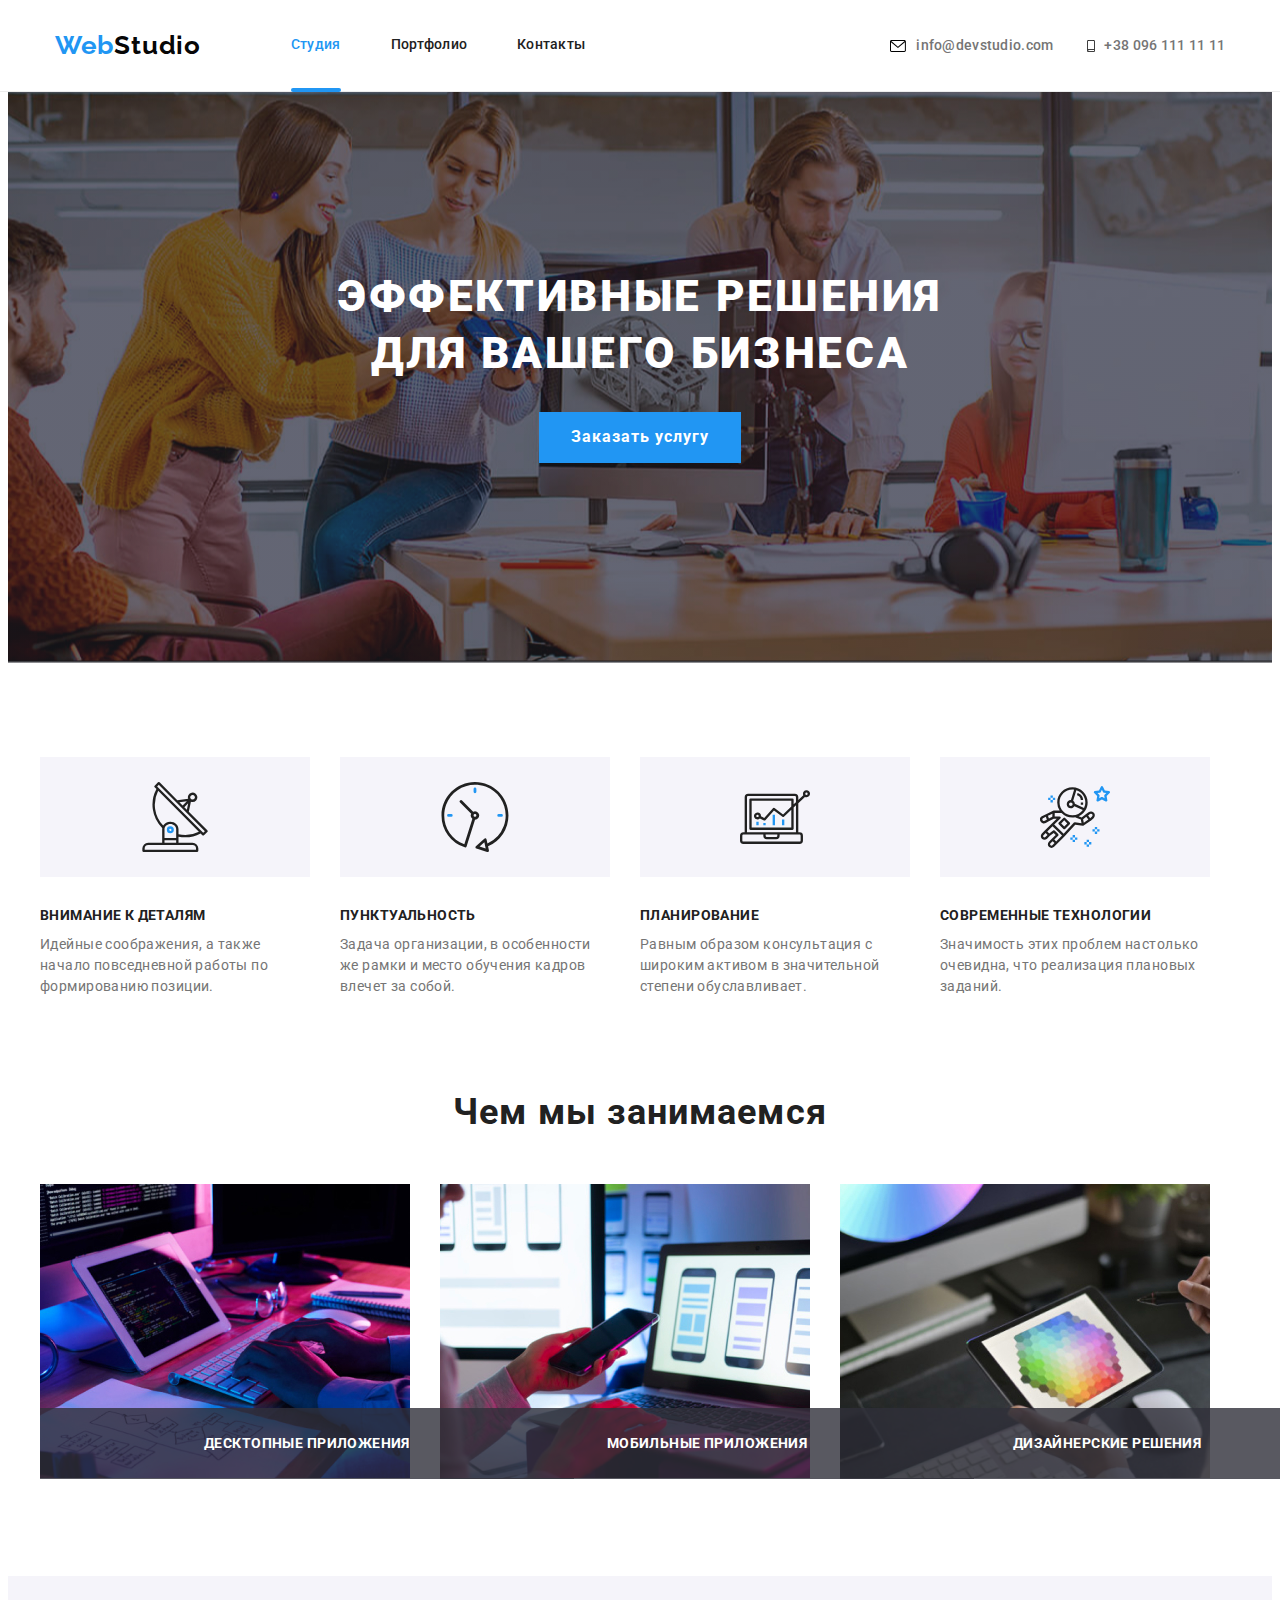
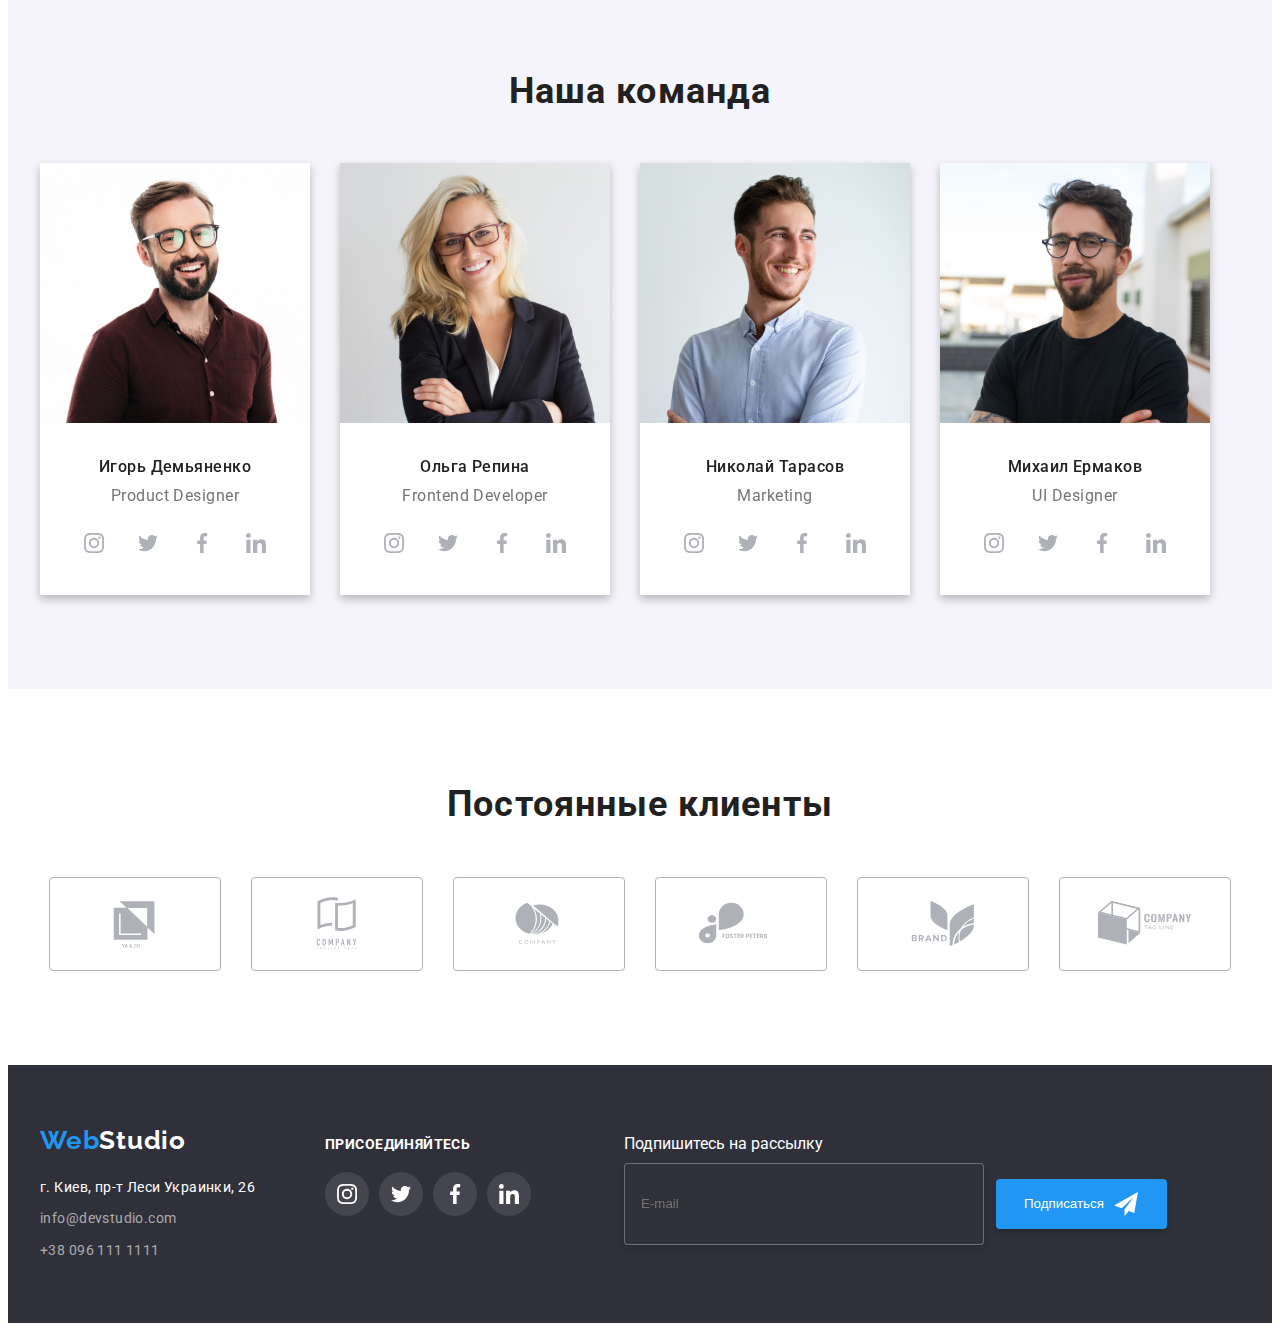
<file: index.html>
<!DOCTYPE html>
<html lang="ru">

<head>
    <meta charset="UTF-8">
    <meta http-equiv="X-UA-Compatible" content="IE=edge">
    <meta name="viewport" content="width=device-width, initial-scale=1.0">
    <title>home work 1</title>
    <link rel="preconnect" href="https://fonts.gstatic.com" />
    <link
        href="https://fonts.googleapis.com/css2?family=Raleway:wght@700&family=Roboto:wght@400;500;700;900&display=swap"
        rel="stylesheet" />

    <link rel="stylesheet" href="https://cdnjs.cloudflare.com/ajax/libs/modern-normalize/1.1.0/modern-normalize.min.css"
        integrity="sha512-wpPYUAdjBVSE4KJnH1VR1HeZfpl1ub8YT/NKx4PuQ5NmX2tKuGu6U/JRp5y+Y8XG2tV+wKQpNHVUX03MfMFn9Q=="
        crossorigin="anonymous" referrerpolicy="no-referrer" />
    <link rel="stylesheet" href="./css/styles.css" />
</head>

<body data-page>
    <!--Верхня лінія-->
    <header data-header class="header">
        <div class="container header-container">
            <a class="logo" href="./index.html"> <span class="logo-1">Web</span><span class="logo-2">Studio</span></a>
            <div class="header-nav-container">
                <nav class="header-nav">
                    <ul class="header-list">
                        <li class="header-item header-item1"><a class="header-link-1" href="index.html">Студия</a></li>
                        <li class="header-item header-item2"><a class="header-link-2"
                                href="portfolio.html">Портфолио</a>
                        </li>
                        <li class="header-item header-item3"><a class="header-link-3" href=""> Контакты</a></li>
                    </ul>
                </nav>
                <ul class="header-contacts">

                    <li class="header-contacts-item">

                        <a class="header-e-mail" href="mailto:info@devstudio.com"><svg class="header-icon" width="16"
                                height="12">
                                <use href="./images/icons/icons.svg#envelope-hover"></use>
                            </svg>info@devstudio.com
                        </a>
                    </li>
                    <li class="header-contacts-item">

                        <a class="header-tel" href="tel:+380961111111"><svg class="header-icon" width="16" height="12">
                                <use href="./images/icons/icons.svg#smartphone"></use>
                            </svg>+38 096 111 11 11
                        </a>
                    </li>
                </ul>
            </div>
        </div>
    </header>
    <!--Main-->
    <main>

        <!--Шапка-->
        <section class="hero" id="Студия">
            <div class="container hero-container">
                <h1 class="hero-title">Эффективные решения <br> для вашего бизнеса</h1>
                <button class="hero-btn" data-modal-open>Заказать услугу</button>
            </div>
        </section>

        <!--Особливості-->
        <section class="specialty">
            <div class="container specialty-container">
                <h2 hidden class="specialty-title">Особенности</h2>
                <ul class="specialty-list">
                    <li class="specialty-item specialty-item-1">
                        <div class="thumb">
                            <svg class="specialty-icon" width="70" height="70">
                                <use href="./images/icons/icons.svg#antenna-1"></use>
                            </svg>
                        </div>
                        <h3 class="specialty-subtitle">Внимание к деталям</h3>
                        <p class="specialty-text specialty-text-1">Идейные соображения, а также <br> начало
                            повседневной
                            работы по <br>
                            формированию позиции.</p>
                    </li>
                    <li class="specialty-item specialty-item-2">
                        <div class="thumb">
                            <svg class="specialty-icon" width="70" height="70">
                                <use href="./images/icons/icons.svg#clock-1"></use>
                            </svg>
                        </div>
                        <h3 class="specialty-subtitle">Пунктуальность</h3>
                        <p class="specialty-text specialty-text-2">Задача организации, в особенности <br> же рамки и
                            место
                            обучения
                            кадров <br> влечет за собой.</p>
                    </li>
                    <li class="specialty-item specialty-item-3">
                        <div class="thumb">
                            <svg class="specialty-icon" width="70" height="70">
                                <use href="./images/icons/icons.svg#diagram-1"></use>
                            </svg>
                        </div>
                        <h3 class="specialty-subtitle">Планирование</h3>
                        <p class="specialty-text specialty-text-3">Равным образом консультация с <br> широким
                            активом в
                            значительной
                            <br> степени обуславливает.
                        </p>
                    </li>
                    <li class="specialty-item specialty-item-4">
                        <div class="thumb">
                            <svg class="specialty-icon" width="70" height="70">
                                <use href="./images/icons/icons.svg#astronaut-1"></use>
                            </svg>
                        </div>
                        <h3 class="specialty-subtitle">Современные технологии</h3>
                        <p class="specialty-text specialty-text-4">Значимость этих проблем настолько <br>
                            очевидна, что
                            реализация
                            плановых <br> заданий.</p>
                    </li>
                </ul>
            </div>
        </section>

        <!--Чем мы занимаемся-->
        <section class="case">
            <div class="container case-container">
                <h2 class="case-title">Чем мы занимаемся</h2>
                <ul class="case-list">


                    <li class="case-item-1">
                        <div class="case-thamb">
                            <img class="case-photo-1" src="images/box1.jpg" alt="box1" width="370" />
                            <p class="case-label">Десктопные приложения</p>
                        </div>
                    </li>
                    <li class="case-item-2">
                        <div class="case-thamb">
                            <img class="case-photo-2" src="images/img.jpg" alt="box2" width="370" />
                            <p class="case-label">Мобильные приложения</p>
                        </div>
                    </li>
                    <li class="case-item-3">
                        <div class="case-thamb">
                            <img class="case-photo-3" src="images/box3.jpg" alt="box3" width="370" />
                            <p class="case-label">Дизайнерские решения</p>
                        </div>
                    </li>

                </ul>
            </div>
        </section>
        <!--Наша команда-->
        <section class="team">
            <div class="container team-container">
                <h2 class="team-title">Наша команда</h2>
                <ul class="team-list">
                    <li class="team-item"><img class="team-photo-1" src="images/img(1).jpg" alt="1" width="270" />
                        <div class="team-subtitle-box">
                            <h3 class=" team-subtitle team-subtitle-1">Игорь Демьяненко</h3>

                            <p class="team-specialty team-specialty-1" lang="en">Product Designer</p>
                            <ul class="social-list">
                                <li class="social-item">
                                    <a href="" class="social-link">
                                        <svg class="social-icon" width="20" height="20">
                                            <use href="./images/icons/icons.svg#instagram"></use>
                                        </svg>
                                    </a>
                                </li>
                                <li class="social-item">
                                    <a href="" class="social-link">
                                        <svg class="social-icon" width="20" height="20">
                                            <use href="./images/icons/icons.svg#twitter"></use>
                                        </svg>
                                    </a>
                                </li>
                                <li class="social-item">
                                    <a href="" class="social-link">
                                        <svg class="social-icon" width="20" height="20">
                                            <use href="./images/icons/icons.svg#facebook"></use>
                                        </svg>
                                    </a>
                                </li>
                                <li class="social-item">
                                    <a href="" class="social-link">
                                        <svg class="social-icon" width="20" height="20">
                                            <use href="./images/icons/icons.svg#linkedin"></use>
                                        </svg>
                                    </a>
                                </li>
                            </ul>
                        </div>

                    </li>
                    <li class="team-item"><img class="team-photo-2" src="images/img(2).jpg" alt="2" width="270" />
                        <div class="team-subtitle-box">
                            <h3 class="team-subtitle team-subtitle-2">Ольга Репина</h3>

                            <p class="team-specialty team-specialty-2" lang="en">Frontend Developer</p>
                            <ul class="social-list">
                                <li class="social-item">
                                    <a href="" class="social-link">
                                        <svg class="social-icon" width="20" height="20">
                                            <use href="./images/icons/icons.svg#instagram"></use>
                                        </svg>
                                    </a>
                                </li>
                                <li class="social-item">
                                    <a href="" class="social-link">
                                        <svg class="social-icon" width="20" height="20">
                                            <use href="./images/icons/icons.svg#twitter"></use>
                                        </svg>
                                    </a>
                                </li>
                                <li class="social-item">
                                    <a href="" class="social-link">
                                        <svg class="social-icon" width="20" height="20">
                                            <use href="./images/icons/icons.svg#facebook"></use>
                                        </svg>
                                    </a>
                                </li>
                                <li class="social-item">
                                    <a href="" class="social-link">
                                        <svg class="social-icon" width="20" height="20">
                                            <use href="./images/icons/icons.svg#linkedin"></use>
                                        </svg>
                                    </a>
                                </li>
                            </ul>
                        </div>
                    </li>
                    <li class="team-item"><img class="team-photo-3" src="images/img(3).jpg" alt="3" width="270" />
                        <div class="team-subtitle-box">
                            <h3 class="team-subtitle team-subtitle-3">Николай Тарасов</h3>

                            <p class="team-specialty team-specialty-3" lang="en">Marketing</p>
                            <ul class="social-list">
                                <li class="social-item">
                                    <a href="" class="social-link">
                                        <svg class="social-icon" width="20" height="20">
                                            <use href="./images/icons/icons.svg#instagram"></use>
                                        </svg>
                                    </a>
                                </li>
                                <li class="social-item">
                                    <a href="" class="social-link">
                                        <svg class="social-icon" width="20" height="20">
                                            <use href="./images/icons/icons.svg#twitter"></use>
                                        </svg>
                                    </a>
                                </li>
                                <li class="social-item">
                                    <a href="" class="social-link">
                                        <svg class="social-icon" width="20" height="20">
                                            <use href="./images/icons/icons.svg#facebook"></use>
                                        </svg>
                                    </a>
                                </li>
                                <li class="social-item">
                                    <a href="" class="social-link">
                                        <svg class="social-icon" width="20" height="20">
                                            <use href="./images/icons/icons.svg#linkedin"></use>
                                        </svg>
                                    </a>
                                </li>
                            </ul>
                        </div>
                    </li>
                    <li class="team-item"><img class="team-photo-4" src="images/img(4).jpg" alt="4" width="270" />
                        <div class="team-subtitle-box">
                            <h3 class="team-subtitle team-subtitle-4">Михаил Ермаков</h3>


                            <p class="team-specialty team-specialty-4" lang="en">UI Designer</p>
                            <ul class="social-list">
                                <li class="social-item">
                                    <a href="" class="social-link">
                                        <svg class="social-icon" width="20" height="20">
                                            <use href="./images/icons/icons.svg#instagram"></use>
                                        </svg>
                                    </a>
                                </li>
                                <li class="social-item">
                                    <a href="" class="social-link">
                                        <svg class="social-icon" width="20" height="20">
                                            <use href="./images/icons/icons.svg#twitter"></use>
                                        </svg>
                                    </a>
                                </li>
                                <li class="social-item">
                                    <a href="" class="social-link">
                                        <svg class="social-icon" width="20" height="20">
                                            <use href="./images/icons/icons.svg#facebook"></use>
                                        </svg>
                                    </a>
                                </li>
                                <li class="social-item">
                                    <a href="" class="social-link">
                                        <svg class="social-icon" width="20" height="20">
                                            <use href="./images/icons/icons.svg#linkedin"></use>
                                        </svg>
                                    </a>
                                </li>
                            </ul>
                        </div>
                    </li>
                </ul>
            </div>
        </section>

        <!-- Clients -->
        <section class="clients">
            <div class="container">
                <h2 class="clients-title">Постоянные клиенты</h2>
                <ul class="clients-list">
                    <li class="clients-item">
                        <a class="clients-link" href="" target="_blank" rel="noopener noreferrer"
                            aria-label="instagram">
                            <svg class="clients-icon" width="106" height="60">
                                <use href="./images/icons/icons.svg#logo-1"></use>
                            </svg>
                        </a>
                    </li>
                    <li class="clients-item">
                        <a class="clients-link" href="" target="_blank" rel="noopener noreferrer"
                            aria-label="instagram">
                            <svg class="clients-icon" width="106" height="60">
                                <use href="./images/icons/icons.svg#logo-2"></use>
                            </svg>
                        </a>
                    </li>
                    <li class="clients-item">
                        <a class="clients-link" href="" target="_blank" rel="noopener noreferrer"
                            aria-label="instagram">
                            <svg class="clients-icon" width="106" height="60">
                                <use href="./images/icons/icons.svg#logo-3"></use>
                            </svg>
                        </a>
                    </li>
                    <li class="clients-item">
                        <a class="clients-link" href="" target="_blank" rel="noopener noreferrer"
                            aria-label="instagram">
                            <svg class="clients-icon" width="106" height="60">
                                <use href="./images/icons/icons.svg#logo-4"></use>
                            </svg>
                        </a>
                    </li>
                    <li class="clients-item">
                        <a class="clients-link" href="" target="_blank" rel="noopener noreferrer"
                            aria-label="instagram">
                            <svg class="clients-icon" width="106" height="60">
                                <use href="./images/icons/icons.svg#logo-5"></use>
                            </svg>
                        </a>
                    </li>
                    <li class="clients-item">
                        <a class="clients-link" href="" target="_blank" rel="noopener noreferrer"
                            aria-label="instagram">
                            <svg class="clients-icon" width="106" height="60">
                                <use href="./images/icons/icons.svg#logo-6"></use>
                            </svg>
                        </a>
                    </li>
                </ul>
            </div>
        </section>

    </main>
    <!--Подвал-->
    <footer class="footer">
        <div class="container footer-container">
            <div>
                <a class="footer-logo" href="./index.html"><span class="footer-logo-1">Web</span><span
                        class="footer-logo-2">Studio</span></a>

                <address class="footer-adress">
                    <ul class="footer-list">
                        <li class="footer-item"><a class="footer-link-1 footer-link" target="_blank"
                                rel="noopener noreferrer" href="https://goo.gl/maps/jTzLidg23AgvHUdS9"> г. Киев,
                                пр-т
                                Леси Украинки, 26</a></li>
                        <li class="footer-item"><a class="footer-link-2 footer-link"
                                href="mailto:info@devstudio.com">info@devstudio.com</a>
                        </li>
                        <li class="footer-item"><a class="footer-link-2 footer-link footer-link-3"
                                href="tel:+380961111111">+38
                                096 111 1111</a>
                        </li>
                    </ul>

                </address>
            </div>
            <div class="footer-social-container">
                <h2 class="footer-social-title">присоединяйтесь</h2>
                <ul class="footer-social-list">
                    <li class="footer-social-item">
                        <a href="" class="footer-social-link">
                            <svg class="footer-social-icon" width="20" height="20">
                                <use href="./images/icons/icons.svg#instagram"></use>
                            </svg>
                        </a>
                    </li>
                    <li class="footer-social-item">
                        <a href="" class="footer-social-link">
                            <svg class="footer-social-icon" width="20" height="20">
                                <use href="./images/icons/icons.svg#twitter"></use>
                            </svg>
                        </a>
                    </li>
                    <li class="footer-social-item">
                        <a href="" class="footer-social-link">
                            <svg class="footer-social-icon" width="20" height="20">
                                <use href="./images/icons/icons.svg#facebook"></use>
                            </svg>
                        </a>
                    </li>
                    <li class="footer-social-item">
                        <a href="" class="footer-social-link">
                            <svg class="footer-social-icon" width="20" height="20">
                                <use href="./images/icons/icons.svg#linkedin"></use>
                            </svg>
                        </a>
                    </li>
                </ul>
            </div>

            <form class="form">
                <div class="footer-form-box">
                    <div class="label-box"><label for="mail" class="form-label">Подпишитесь на рассылку</label></div>
                    <div class="mail-box"><input class="mail" type="email" name="mail" id="mail" placeholder="E-mail"
                            required>
                        <button type="submit" class="forms-btm">Подписаться <svg class="submit-icon" width="24"
                                height="24">
                                <use href="./images/icons/icons.svg#icon-send"></use>
                            </svg></button>
                    </div>

                </div>
            </form>



        </div>
    </footer>
    <div class="backdrop is-hidden" data-modal>
        <div class="modal">
            <button data-modal-close class="close">
                <svg class="close-black" width="11px" height="11px">
                    <use href="./images/icons/icons.svg#close-black"></use>
                </svg>
            </button>

            <form class="modal-form">
                <h2 class="forms-title">Оставьте свои данные, мы вам перезвоним</h2>
                <div role="group" class="form-box">

                    <label class="label-name  label" for="name"><span class="span-label">Имя</span><span
                            class="span-input"><input class="input-name" type="text" name="name" id="name" required>
                            <svg class="name-icon forms-icon" width="18" height="18">
                                <use href="./images/icons/icons.svg#person-black"></use>
                            </svg></span></label>



                    <label class="label-tel label" for="tel"><span class="span-label">Телефон</span><span
                            class="span-input"><input class="input-tel" type="tel" name="tel" id="tel" required><svg
                                class="phone-icon forms-icon" width="18" height="18">
                                <use href="./images/icons/icons.svg#phone-black"></use>
                            </svg></span></label>



                    <label class="label-mail label" for="email"><span class="span-label">Почта</span><span
                            class="span-input"><input class="input-mail" type="email" name="mail" id="email" required>
                            <svg class="email-icon forms-icon" width="18" height="18">
                                <use href="./images/icons/icons.svg#email-black"></use>
                            </svg></span></label>


                    <label class="label-coment label" for="coment">Комментарий</label><textarea class="textarea-coment"
                        name="featback" placeholder="Введите текст" id="coment"></textarea>

                </div>


                <div class="box-checkbox">
                    <label class="label-checkbox" for="agree">
                        <input class="checkbox" type="checkbox" name="topic" value="agree" id="agree" required>
                        <span class="checkbox-icon"></span>
                        Соглашаюсь с рассылкой и принимаю <a class="link-checkbox" href="">Условия
                            договора</a>
                    </label>
                </div>

                <button class="modal-submit" type="submit">Отправить</button>
            </form>
        </div>

    </div>
    <script src="./js/header-scroll.js"></script>
    <script src="./js/modal.js"></script>
</body>

</html>
</file>
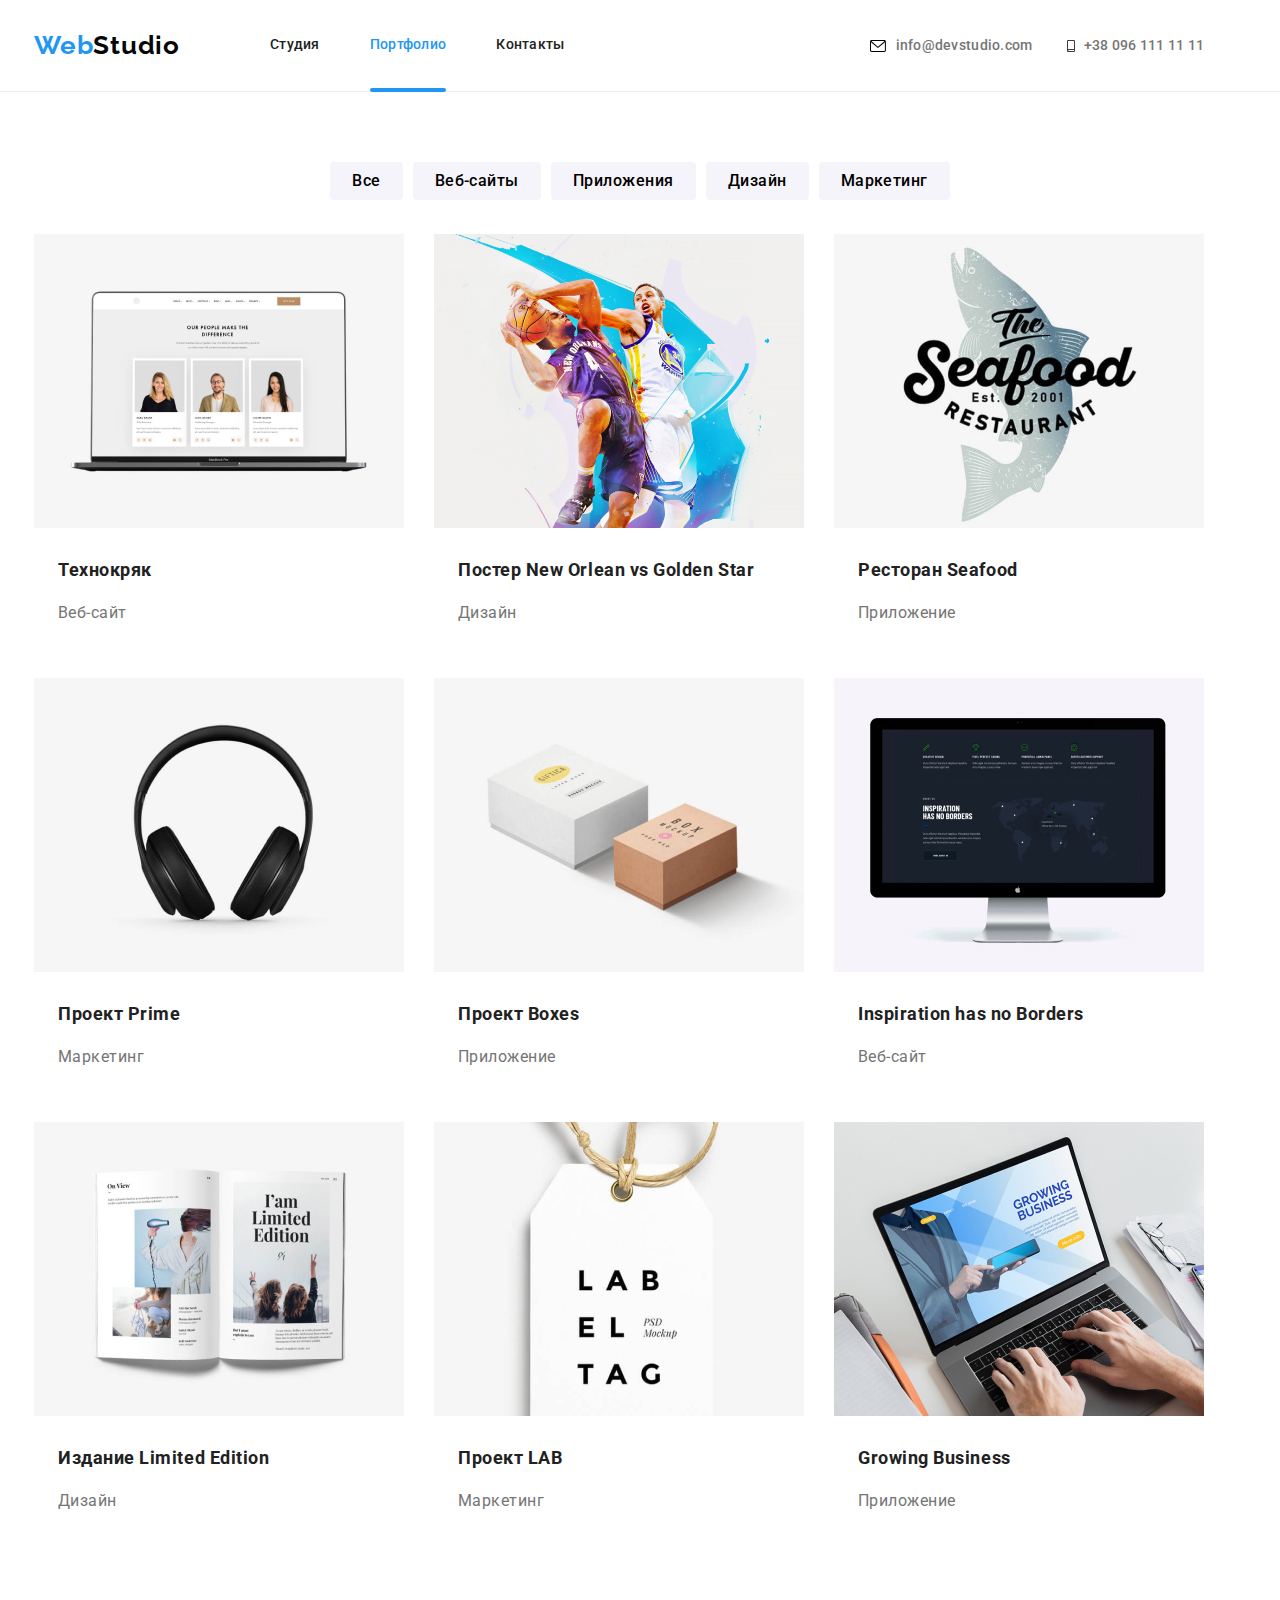
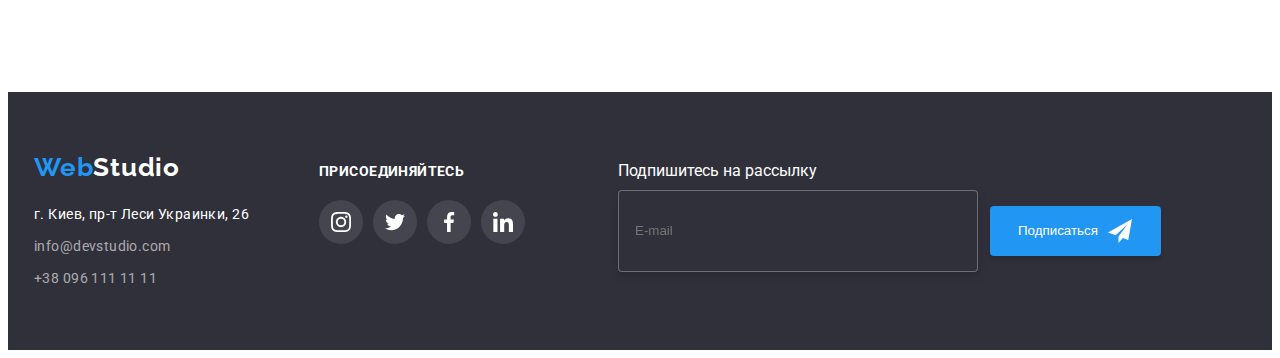
<file: portfolio.html>
<!DOCTYPE html>
<html lang="ru">

<head>
    <meta charset="UTF-8">
    <meta http-equiv="X-UA-Compatible" content="IE=edge">
    <meta name="viewport" content="width=device-width, initial-scale=1.0">
    <title>home work 2</title>
    <link rel="preconnect" href="https://fonts.gstatic.com" />
    <link
        href="https://fonts.googleapis.com/css2?family=Raleway:wght@700&family=Roboto:wght@400;500;700;900&display=swap"
        rel="stylesheet" />
    <link rel="stylesheet" href="https://cdnjs.cloudflare.com/ajax/libs/modern-normalize/1.1.0/modern-normalize.min.css"
        integrity="sha512-wpPYUAdjBVSE4KJnH1VR1HeZfpl1ub8YT/NKx4PuQ5NmX2tKuGu6U/JRp5y+Y8XG2tV+wKQpNHVUX03MfMFn9Q=="
        crossorigin="anonymous" referrerpolicy="no-referrer" />
    <link rel="stylesheet" href="css/portfolio.css" />
</head>

<body>
    <!--Верхня лінія-->
    <header data-header class="header">
        <div class="container header-container">
            <a class="logo" href="./index.html"> <span class="logo-1">Web</span><span class="logo-2">Studio</span></a>
            <div class="header-nav-container">
                <nav class="header-nav">
                    <ul class="header-list">
                        <li class="header-item header-item1"><a class="header-link-1" href="index.html">Студия</a></li>
                        <li class="header-item header-item2"><a class="header-link-2"
                                href="portfolio.html">Портфолио</a>
                        </li>
                        <li class="header-item header-item3"><a class="header-link-3" href=""> Контакты</a></li>
                    </ul>
                </nav>
                <ul class="header-contacts">

                    <li class="header-contacts-item">

                        <a class="header-e-mail" href="mailto:info@devstudio.com"><svg class="header-icon" width="16"
                                height="12">
                                <use href="./images/icons/icons.svg#envelope-hover"></use>
                            </svg>info@devstudio.com
                        </a>
                    </li>
                    <li class="header-contacts-item">

                        <a class="header-tel" href="tel:+380961111111"><svg class="header-icon" width="16" height="12">
                                <use href="./images/icons/icons.svg#smartphone"></use>
                            </svg>+38 096 111 11 11
                        </a>
                    </li>
                </ul>
            </div>
        </div>
    </header>
    <main>
        <!-- portfolio -->
        <h2 hidden>Портфолио</h2>
        <section class="portfolio">
            <div class="container container-portfolio">
                <!-- Filters -->
                <ul class="filters-list">
                    <li class="filters-item">
                        <button type="button" class="filters-btm filters-btm-active filters-btm1">Все</button>
                    </li>
                    <li class="filters-item">
                        <button type="button" class="filters-btm filters-btm2">Веб-сайты</button>
                    </li>
                    <li class="filters-item">
                        <button type="button" class="filters-btm filters-btm3">Приложения</button>
                    </li>
                    <li class="filters-item">
                        <button type="button" class="filters-btm filters-btm4">Дизайн</button>
                    </li>
                    <li class="filters-item">
                        <button type="button" class="filters-btm filters-btm5">Маркетинг</button>
                    </li>
                </ul>

                <!-- Projects -->

                <ul class="projects-list">
                    <li class="projects-item">
                        <a class="projects-link projects-overlay" href="">
                            <div class="overlay">
                                <img class="projects-photo" src="images/img5.jpg" alt="project1" width="370" />
                                <p class="overlay-text">Ресурс предлагает комплексные предложения с разным уровнем
                                    функционала и сервисов. Все это позволит посетителю получить
                                    исчерпывающие сведения о компании или частном лице.</p>
                            </div>
                            <div class="projects-box">
                                <h3 class="projects-title">Технокряк</h3>
                                <p class="projects-subtitle">Веб-сайт</p>
                            </div>

                        </a>
                    </li>
                    <li class="projects-item">
                        <a class="projects-link projects-overlay" href="">
                            <div class="overlay">
                                <img class="projects-photo" src="images/img6.jpg" alt="project2" width="370" />
                                <p class="overlay-text">Ресурс предлагает комплексные предложения с разным уровнем
                                    функционала и сервисов. Все это позволит посетителю получить
                                    исчерпывающие сведения о компании или частном лице.</p>
                            </div>
                            <div class="projects-box">
                                <h3 class="projects-title">Постер New Orlean vs Golden Star</h3>
                                <p class="projects-subtitle">Дизайн</p>
                            </div>
                        </a>
                    </li>
                    <li class="projects-item">
                        <a class="projects-link projects-overlay" href="">
                            <div class="overlay">
                                <img class="projects-photo" src="images/img(7).jpg" alt="project3" width="370" />
                                <p class="overlay-text">Ресурс предлагает комплексные предложения с разным уровнем
                                    функционала и сервисов. Все это позволит посетителю получить
                                    исчерпывающие сведения о компании или частном лице.</p>
                            </div>
                            <div class="projects-box">
                                <h3 class="projects-title">Ресторан Seafood</h3>
                                <p class="projects-subtitle">Приложение</p>
                            </div>
                        </a>
                    </li>
                    <li class="projects-item">
                        <a class="projects-link projects-overlay" href="">
                            <div class="overlay">
                                <img class="projects-photo" src="images/img(8).jpg" alt="project4" width="370" />
                                <p class="overlay-text">Ресурс предлагает комплексные предложения с разным уровнем
                                    функционала и сервисов. Все это позволит посетителю получить
                                    исчерпывающие сведения о компании или частном лице.</p>
                            </div>
                            <div class="projects-box">
                                <h3 class="projects-title">Проект Prime</h3>
                                <p class="projects-subtitle">Маркетинг
                                </p>
                            </div>
                        </a>
                    </li>
                    <li class="projects-item">
                        <a class="projects-link projects-overlay" href="">
                            <div class="overlay">
                                <img class="projects-photo" src="images/img(9).jpg" alt="project5" width="370" />
                                <p class="overlay-text">Ресурс предлагает комплексные предложения с разным уровнем
                                    функционала и сервисов. Все это позволит посетителю получить
                                    исчерпывающие сведения о компании или частном лице.</p>
                            </div>
                            <div class="projects-box">
                                <h3 class="projects-title">Проект Boxes</h3>
                                <p class="projects-subtitle">Приложение </p>
                            </div>
                        </a>
                    </li>
                    <li class="projects-item ">
                        <a class="projects-link projects-overlay" href="">
                            <div class="overlay">
                                <img class="projects-photo" src="images/img(10).jpg" alt="project6" width="370" />
                                <p class="overlay-text">Ресурс предлагает комплексные предложения с разным уровнем
                                    функционала и сервисов. Все это позволит посетителю получить
                                    исчерпывающие сведения о компании или частном лице.</p>
                            </div>
                            <div class="projects-box">
                                <h3 class="projects-title">Inspiration has no Borders</h3>
                                <p class="projects-subtitle">Веб-сайт</p>
                            </div>
                        </a>
                    </li>
                    <li class="projects-item ">
                        <a class="projects-link projects-overlay" href="">
                            <div class="overlay">
                                <img class="projects-photo" src="images/img(11).jpg" alt="project7" width="370" />
                                <p class="overlay-text">Ресурс предлагает комплексные предложения с разным уровнем
                                    функционала и сервисов. Все это позволит посетителю получить
                                    исчерпывающие сведения о компании или частном лице.</p>
                            </div>
                            <div class="projects-box">
                                <h3 class="projects-title">Издание Limited Edition</h3>
                                <p class="projects-subtitle">Дизайн</p>
                            </div>
                        </a>
                    </li>
                    <li class="projects-item">
                        <a class="projects-link projects-overlay" href="">
                            <div class="overlay">
                                <img class="projects-photo" src="images/img(12).jpg" alt="project8" width="370" />
                                <p class="overlay-text">Ресурс предлагает комплексные предложения с разным уровнем
                                    функционала и сервисов. Все это позволит посетителю получить
                                    исчерпывающие сведения о компании или частном лице.</p>
                            </div>
                            <div class="projects-box">
                                <h3 class="projects-title">Проект LAB</h3>
                                <p class="projects-subtitle">Маркетинг</p>
                            </div>
                        </a>
                    </li>
                    <li class="projects-item">
                        <a class="projects-link projects-overlay" href="">
                            <div class="overlay">
                                <img class="projects-photo" src="images/img(13).jpg" alt="project9" width="370" />
                                <p class="overlay-text">Ресурс предлагает комплексные предложения с разным уровнем
                                    функционала и сервисов. Все это позволит посетителю получить
                                    исчерпывающие сведения о компании или частном лице.</p>
                            </div>
                            <div class="projects-box">
                                <h3 class="projects-title">Growing Business</h3>
                                <p class="projects-subtitle">Приложение</p>
                            </div>
                        </a>
                    </li>
                </ul>
            </div>
        </section>
    </main>


    <footer class="footer">
        <div class="container footer-container">
            <div>
                <a class="footer-logo" href="./index.html"><span class="footer-logo-1">Web</span><span
                        class="footer-logo-2">Studio</span></a>
                <address class="footer-adress">
                    <ul class="footer-list">
                        <li class="footer-item"><a class="footer-link-1 footer-link" target="_blank"
                                rel="noopener noreferrer" href="https://goo.gl/maps/jTzLidg23AgvHUdS9"> г. Киев,
                                пр-т
                                Леси Украинки, 26</a></li>
                        <li class="footer-item"><a class="footer-link-2 footer-link"
                                href="mailto:info@devstudio.com">info@devstudio.com</a>
                        </li>
                        <li class="footer-item"><a class="footer-link-2 footer-link" href="tel:+380961111111">+38 096
                                111
                                11
                                11</a></li>
                    </ul>
                </address>
            </div>
            <div class="footer-social-container">
                <h2 class="footer-social-title">присоединяйтесь</h2>
                <ul class="footer-social-list">
                    <li class="footer-social-item">
                        <a href="" class="footer-social-link">
                            <svg class="footer-social-icon" width="20" height="20">
                                <use href="./images/icons/icons.svg#instagram"></use>
                            </svg>
                        </a>
                    </li>
                    <li class="footer-social-item">
                        <a href="" class="footer-social-link">
                            <svg class="footer-social-icon" width="20" height="20">
                                <use href="./images/icons/icons.svg#twitter"></use>
                            </svg>
                        </a>
                    </li>
                    <li class="footer-social-item">
                        <a href="" class="footer-social-link">
                            <svg class="footer-social-icon" width="20" height="20">
                                <use href="./images/icons/icons.svg#facebook"></use>
                            </svg>
                        </a>
                    </li>
                    <li class="footer-social-item">
                        <a href="" class="footer-social-link">
                            <svg class="footer-social-icon" width="20" height="20">
                                <use href="./images/icons/icons.svg#linkedin"></use>
                            </svg>
                        </a>
                    </li>
                </ul>
            </div>
            <form class="form">
                <div class="footer-form-box">
                    <div class="label-box"><label for="mail" class="form-label">Подпишитесь на рассылку</label></div>
                    <div class="mail-box"><input class="mail" type="email" name="mail" id="mail" placeholder="E-mail"
                            required>
                        <button type="submit" class="forms-btm">Подписаться <svg class="submit-icon" width="24"
                                height="24">
                                <use href="./images/icons/icons.svg#icon-send"></use>
                            </svg></button>
                    </div>

                </div>
            </form>
        </div>
    </footer>
    <script src="./js/header-scroll.js"></script>
</body>
</file>
<file: css/styles.css>
:root {
  --timing-function: cubic-bezier(0.4, 0, 0.2, 1);
}
body {
  background-color: rgbargba(245, 244, 250, 1);
  color: rgba(117, 117, 117, 1);
  font-family: "Roboto", "sans-serif";
  padding-top: 60px;
}

.container {
  width: 1200px;
  padding: 0px 15px 0px 15px;
  margin-left: auto;
  margin-right: auto;
}
/* Header */
.header {
  position: fixed;
  z-index: 100;
  padding-top: 30px;
  padding-bottom: 30px;
  border-bottom: 1px solid rgba(236, 236, 236, 1);
  background-color: rgba(255, 255, 255, 1);
  top: 0;
  left: 0;
  width: 100%;
  transition: background-color var(--anim-fast),
    backdrop-filter var(--anim-fast);
}
.header.no-transparency {
  background-color: rgba(255, 255, 255, 0.4);
  backdrop-filter: blur(4px);
  transition: opacity 250ms var(--timing-function);
}
.header-container {
  display: flex;
  align-items: center;
  justify-content: center;
}
/* Logo */
.logo {
  font-family: "Raleway";
  font-weight: 700;
  font-size: 26px;
  line-height: 1.2;
  letter-spacing: 0.03em;
  text-decoration: none;
}

.logo-2 {
  color: rgba(0, 0, 0, 0.986);
}
.logo-1 {
  color: rgba(33, 150, 243, 1);
}
.header-nav-container {
  display: flex;
  align-items: center;
  justify-content: center;
  margin-left: 90px;
  gap: 305px;
}
.header-list,
.header-contacts {
  list-style: none;
  display: flex;
}
.header-nav {
}
.header-list {
  gap: 50px;
  padding: 0;
  margin: 0;
}

.header-link-1,
.header-link-2,
.header-link-3 {
  font-weight: 500;
  font-size: 14px;
  line-height: 1.2;
  letter-spacing: 0.02em;
  text-decoration: none;
  transition: color 250ms var(--timing-function);
}
.header-link-1 {
  color: rgba(33, 150, 243, 1);
}
.header-link-1::after {
  content: "";
  display: block;
  width: 100%;
  height: 4px;
  border-radius: 2px;
  background-color: rgba(33, 150, 243, 1);
  position: relative;
  top: 35px;
}
.header-link-2,
.header-link-3 {
  color: rgba(33, 33, 33, 1);
}
.header-link-2:hover,
.header-link-2:focus,
.header-link-3:hover,
.header-link-3:focus {
  color: rgba(33, 150, 243, 1);
}

.header-contacts {
  padding: 0;
  margin: 0;
  gap: 30px;
}

.header-contacts-item {
  display: flex;
  align-items: center;
  justify-content: center;
}
.header-tel,
.header-e-mail {
  font-weight: 500;
  font-size: 14px;
  line-height: 1.2;
  letter-spacing: 0.02em;
  text-decoration: none;
  transition: color 250ms var(--timing-function);
}
.header-e-mail {
  color: rgba(117, 117, 117, 1);
  display: flex;
  align-items: center;
  justify-content: center;
  gap: 10px;
}
.header-e-mail:hover {
  color: rgba(33, 150, 243, 1);
}
.header-e-mail:hover .header-icon {
  fill: rgb(33, 150, 243);
}
.header-e-mail:focus {
  color: rgba(33, 150, 243, 1);
}
.header-e-mail:focus .header-icon {
  fill: rgb(33, 150, 243);
}
.header-tel {
  color: rgba(117, 117, 117, 1);
  display: flex;
  align-items: center;
  justify-content: center;
  gap: 5px;
}
.header-tel:hover {
  color: rgb(33, 150, 243);
}
.header-tel:hover .header-icon {
  fill: rgb(33, 150, 243);
}
.header-tel:focus {
  color: rgb(33, 150, 243);
}
.header-tel:focus .header-icon {
  fill: rgb(33, 150, 243);
}
.header-icon {
  transition: fill 250ms var(--timing-function);
}
/* Hero */
.hero {
  color: rgba(255, 255, 255, 1);
  /* background-color: rgba(47, 48, 58, 1); */

  background-image: linear-gradient(
      to right,
      rgba(47, 48, 58, 0.4),
      rgba(47, 48, 58, 0.4)
    ),
    url(../images/hero-img.jpg);
  background-repeat: no-repeat;
  background-position: center;
  padding-top: 200px;
  padding-bottom: 200px;
}

.hero-title {
  font-weight: 900;
  font-size: 44px;
  line-height: 1.3;
  text-align: center;
  letter-spacing: 0.06em;
  text-transform: uppercase;
  margin: 0;
  padding: 0;
}

.hero-btn {
  color: #ffffff;
  background-color: rgba(33, 150, 243, 1);
  cursor: pointer;
  font-weight: 700;
  font-size: 16px;
  line-height: 1.9;
  font-family: inherit;
  letter-spacing: 0.06em;
  display: block;
  margin: 30px auto 0px auto;
  padding: 10px 32px 10px 32px;
  border: 0;
}
/* BACKDROP */
.backdrop {
  position: fixed;
  z-index: 1000;
  top: 0;
  left: 0;
  width: 100%;
  height: 100%;
  background-color: rgba(0, 0, 0, 0.2);

  transition: opacity 250ms ease-out, visibility 250ms ease-out;
}
.backdrop.is-hidden {
  opacity: 0;
  visibility: hidden;
  pointer-events: none;
}
/* MODAL */
.modal {
  position: absolute;
  top: 50%;
  left: 50%;
  transform: translate(-50%, -50%) scale(1) rotate(0);
  min-width: 528px;
  min-height: 581px;
  background-color: rgba(255, 255, 255, 1);
  box-shadow: 0px 1px 3px rgba(0, 0, 0, 0.12), 0px 1px 1px rgba(0, 0, 0, 0.14),
    0px 2px 1px rgba(0, 0, 0, 0.2);
  border-radius: 4px;
  opacity: 1;
  transition: transform 400ms ease-in-out 200ms, opacity 400ms ease-in-out 200ms;
  padding: 40px 40px 50px 41px;
}
.backdrop.is-hidden .modal {
  opacity: 0;
  transform: translate(-50%, -50%) scale(0.3) rotate(1turn);
}
.close {
  position: absolute;
  background-color: #ffffff;
  border: 1px solid rgba(0, 0, 0, 0.1);
  border-radius: 50%;
  padding: 6px;
  display: flex;
  justify-content: center;
  align-items: center;
  top: 8px;
  right: 8px;
}
.close:hover {
  cursor: pointer;
}
.close-black {
  fill: #000;
  transition: fill 250ms var(--timing-function);
}
.close-black:hover {
  fill: rgba(24, 140, 232, 1);
}

.forms-title {
  text-align: center;
  font-weight: 700;
  font-size: 20px;
  line-height: 1.2;
  text-align: center;
  letter-spacing: 0.03em;
  margin: 0;
  color: #212121;
}
.form-box {
  display: flex;
  flex-direction: column;
  justify-content: center;
  gap: 10px;
  margin-bottom: 20px;
  margin-top: 12px;
}
.span-input {
  position: relative;
  display: block;
}

.forms-icon {
  position: absolute;
  left: 13px;
  top: 50%;
  transform: translateY(-50%);
  transition: fill 250ms var(--timing-function);
}

.label {
  display: flex;
  flex-direction: column;
}

.span-label {
  font-weight: 400;
  font-size: 12px;
  line-height: 1.2;
  letter-spacing: 0.01em;
  color: #757575;
  margin-bottom: 4px;
}

.input-name {
  padding: 12px 0px 12px 42px;
  width: 100%;
  border: 1px solid rgba(33, 33, 33, 0.2);
  border-radius: 4px;
  transition: border-color 250ms var(--timing-function);
}
.input-name:focus ~ .name-icon {
  fill: rgba(24, 140, 232, 1);
}
.input-name:focus {
  border-color: rgba(24, 140, 232, 1);
}

.input-tel {
  padding: 12px 0px 12px 42px;
  width: 100%;
  border: 1px solid rgba(33, 33, 33, 0.2);
  border-radius: 4px;
  transition: border-color 250ms var(--timing-function);
}
.input-tel:focus ~ .phone-icon {
  fill: rgba(24, 140, 232, 1);
}
.input-tel:focus {
  border-color: rgba(24, 140, 232, 1);
}

.input-mail {
  padding: 12px 0px 12px 42px;
  width: 100%;
  border: 1px solid rgba(33, 33, 33, 0.2);
  border-radius: 4px;
  transition: border-color 250ms var(--timing-function);
}
.input-mail:focus ~ .email-icon {
  fill: rgba(24, 140, 232, 1);
}
.input-mail:focus {
  border-color: rgba(24, 140, 232, 1);
}

.textarea-coment {
  margin-top: 4px;
  width: 100%;
  height: 120px;
  resize: none;
  border: 1px solid rgba(33, 33, 33, 0.2);
  border-radius: 4px;
  padding: 12px 16px 12px 16px;
  transition: border-color 250ms var(--timing-function);
}
.textarea-coment:focus {
  border-color: rgba(24, 140, 232, 1);
}
.box-checkbox {
  display: flex;
  align-items: center;
  margin-bottom: 30px;
  margin-left: 16px;
  gap: 9px;
}

.label-checkbox {
  display: flex;
  align-items: center;
  font-weight: 400;
  font-size: 14px;
  line-height: 1.7;
  letter-spacing: 0.03em;
}
.checkbox {
  -webkit-appearance: none;
  -moz-appearance: none;
  appearance: none;
  position: absolute;
}

.checkbox-icon {
  display: inline-block;
  width: 16px;
  height: 15px;
  border: 2px solid rgba(33, 33, 33, 1);
  border-radius: 2px;
  margin-right: 10px;
  transition: border-color 250ms var(--timing-function),
    background-color 250ms var(--timing-function);
}
.checkbox:checked + .checkbox-icon {
  border-color: rgba(33, 150, 243, 1);
  background-color: rgba(33, 150, 243, 1);
  background-image: url(../images/checkbox/icon-check.svg);
  background-size: contain;
  background-origin: border-box;
}

.link-checkbox {
  color: rgba(33, 150, 243, 1);
}

.modal-submit {
  display: block;
  margin: 0px auto 0px auto;
  padding: 10px 55px 10px 56px;
  color: rgba(255, 255, 255, 1);
  background-color: rgba(24, 140, 232, 1);
  box-shadow: 0px 4px 4px rgba(0, 0, 0, 0.15);
  border-radius: 4px;
  cursor: pointer;
  transition: box-shadow 250ms var(--timing-function);
}

/* specialty */
.specialty {
  padding-top: 94px;
  padding-bottom: 94px;
}

.thumb {
  display: flex;
  align-items: center;
  justify-content: center;

  height: 120px;
  background-color: #f5f4fa;
  margin-bottom: 30px;
}

.specialty-list {
  list-style: none;
  display: flex;
  gap: 30px;
  padding: 0;
  margin: 0;
}

.specialty-item {
  margin: 0;
  width: 270px;
}
.specialty-subtitle {
  color: rgba(33, 33, 33, 1);
  font-weight: 700;
  font-size: 14px;
  line-height: 1.2;
  letter-spacing: 0.03em;
  text-transform: uppercase;
  margin: 0px 0px 10px 0px;
}
.specialty-text {
  color: rgba(117, 117, 117, 1);
  line-height: 1.5;
  letter-spacing: 0.03em;
  font-size: 14px;
  margin: 0;
}

/* Case */
.case {
  padding-bottom: 94px;
}
.case-list {
  display: flex;
  gap: 30px;
  padding: 0;
}
.case-title {
  color: rgba(33, 33, 33, 1);
  font-weight: 700;
  font-size: 36px;
  line-height: 1.2;
  text-align: center;
  letter-spacing: 0.03em;
  margin: 0px 0px 50px 0px;
  padding: 0;
}
.case-list {
  list-style: none;
  padding: 0;
  margin: 0;
}
.case-thamb {
  position: relative;
}
.case-thamb > .case-label {
  position: absolute;
  top: 224px;
  left: 0;

  padding: 27px 82px;
  width: 100%;
}
.case-label {
  color: rgba(255, 255, 255, 1);
  background-color: rgba(47, 48, 58, 0.8);
  margin: 0;
  text-align: center;
  font-weight: 700;
  font-size: 14px;
  line-height: 1.2;
  letter-spacing: 0.03em;
  text-transform: uppercase;
}
/* Team */
.team {
  background-color: rgba(245, 244, 250, 1);
  padding-top: 94px;
  padding-bottom: 94px;
}
.team-container {
}
.team-title,
.clients-title {
  font-weight: 700;
  font-size: 36px;
  line-height: 1.2;
  text-align: center;
  letter-spacing: 0.03em;
  color: rgba(33, 33, 33, 1);
  padding: 0;
  margin: 0px 0px 50px 0px;
}

.team-list {
  display: flex;
  gap: 30px;
  padding: 0;
  margin: 0;
}
.team-item {
  background-color: rgba(255, 255, 255, 1);
  list-style: none;
  width: 270px;
  padding: 0;
  margin: 0;
  filter: drop-shadow(0px 4px 4px rgba(0, 0, 0, 0.25));
}

.team-subtitle {
  color: rgba(33, 33, 33, 1);
  font-weight: 500;
  font-size: 16px;
  line-height: 1.2;
  letter-spacing: 0.03em;
  text-align: center;
  padding: 0;
  margin: 0px 0px 10px 0px;
}
.team-subtitle-box {
  padding-top: 30px;
  padding-bottom: 30px;
}

.team-specialty {
  color: rgba(117, 117, 117, 1);
  /* font-weight: 400;
  font-size: 16px; */
  line-height: 1.2;
  letter-spacing: 0.03em;
  text-align: center;
  padding: 0;
  margin: 0px 0px 16px 0px;
}
.social-list {
  list-style: none;
  display: flex;
  align-items: center;
  justify-content: center;
  gap: 10px;
  padding: 0;
  margin: 0;
}

.social-link {
  display: flex;
  width: 44px;
  height: 44px;
  border-radius: 50%;
  justify-content: center;
  align-items: center;
}
.social-link {
  transition: background-color 250ms var(--timing-function);
}
.social-link:hover {
  background-color: rgba(33, 150, 243, 1);
  border: 1px solid rgba(33, 150, 243, 1);
}

.social-icon {
  fill: rgba(175, 177, 184, 1);
  transition: fill 250ms var(--timing-function);
}
.social-link:hover .social-icon {
  fill: rgba(255, 255, 255, 1);
}
.social-link:focus {
  background-color: rgba(33, 150, 243, 1);
  border: 1px solid rgba(33, 150, 243, 1);
}
.social-link:focus .social-icon {
  fill: rgba(255, 255, 255, 1);
}
/* Clients */

.clients {
  padding: 94px 0px;
}
.clients-list {
  list-style: none;
  display: flex;
  align-items: center;
  justify-content: center;
  gap: 30px;
  padding: 0;
  margin: 0;
}

.clients-link {
  display: flex;
  justify-content: center;
  align-items: center;
  width: 170px;
  height: 92px;
  border: 1px solid #afb1b8;
  border-radius: 4px;
  transition: border-color 250ms var(--timing-function);
}
.clients-link:hover {
  border: 1px solid #afb1b8;
  border-radius: 4px;
}
.clients-link:hover {
  border: 1px solid rgba(33, 150, 243, 1);
  border-radius: 4px;
}
.clients-link:focus {
  border: 1px solid rgba(33, 150, 243, 1);
  border-radius: 4px;
}
.clients-icon {
  fill: rgba(175, 177, 184, 1);
  transition: fill 250ms var(--timing-function);
}

.clients-link:hover .clients-icon {
  fill: rgba(33, 150, 243, 1);
}
.clients-link:focus .clients-icon {
  fill: rgba(33, 150, 243, 1);
}

/* Footer */
.footer {
  background-color: rgba(47, 48, 58, 1);
  padding-top: 60px;
  padding-bottom: 60px;
}
.footer-container {
  display: flex;
  align-items: baseline;
}
.footer-logo {
  font-family: "Raleway";
  font-style: normal;
  font-weight: 700;
  font-size: 26px;
  line-height: 1.2;
  letter-spacing: 0.03em;
  text-decoration: none;
}

.footer-logo-1 {
  color: rgba(33, 150, 243, 1);
}
.footer-logo-2 {
  color: rgba(255, 255, 255, 1);
}
.footer-adress {
  font-style: normal;
  margin-top: 20px;
}
.footer-list {
  list-style: none;
  padding: 0;
  display: flex;
  flex-direction: column;
  gap: 8px;
  margin: 0;
}
.footer-link-1 {
  color: rgba(255, 255, 255, 1);
  font-weight: 400;
  font-size: 14px;
  line-height: 1.7;
  letter-spacing: 0.03em;
  text-decoration: none;
}
.footer-link-2 {
  color: rgba(255, 255, 255, 0.6);
  font-weight: 400;
  font-size: 14px;
  line-height: 1.7;
  letter-spacing: 0.03em;
  text-decoration: none;
}
.footer-link {
  transition: color 250ms var(--timing-function);
}

.footer-link:hover,
.footer-link:focus,
.footer-link-1:hover,
.footer-link-1:focus {
  color: rgba(33, 150, 243, 1);
}
.footer-social-container {
  margin-left: 70px;
}
.footer-social-title {
  color: rgba(255, 255, 255, 1);
  font-weight: 700;
  font-size: 14px;
  line-height: 1.2;
  letter-spacing: 0.03em;
  text-transform: uppercase;
  margin: 0px 0px 20px 0px;
}
.footer-social-list {
  list-style: none;
  display: flex;
  justify-content: center;
  align-items: center;
  padding: 0;
  margin: 0;
  gap: 10px;
}
.footer-social-link {
  display: flex;
  width: 44px;
  height: 44px;
  border-radius: 50%;
  justify-content: center;
  align-items: center;
  background-color: rgba(255, 255, 255, 0.1);
  transition: background-color 250ms var(--timing-function);
}
.footer-social-link:hover {
  background-color: rgb(33, 149, 243);
}

.footer-social-link:focus {
  background-color: rgba(33, 150, 243, 1);
}

.footer-social-icon {
  fill: rgba(255, 255, 255, 1);
}
.form {
  margin-left: 93px;
}
.label-box {
  margin-bottom: 10px;
}
.form-label {
  color: rgba(255, 255, 255, 1);
}
.mail-box {
  display: flex;
  justify-content: center;
  align-items: center;
  gap: 12px;
}
.mail {
  border: 1px solid rgba(255, 255, 255, 0.3);
  padding: 15px 16px 15px 16px;
  width: 326px;
  height: 50px;
  filter: drop-shadow(0px 4px 4px rgba(0, 0, 0, 0.15));
  border-radius: 4px;
  color: rgba(255, 255, 255, 0.6);
  background-color: rgba(47, 48, 58, 1);
  cursor: pointer;
}
.forms-btm {
  padding: 10px 29px 10px 28px;
  height: 50px;
  background-color: rgba(33, 150, 243, 1);
  color: rgba(255, 255, 255, 1);
  border: 0;
  border-radius: 4px;
  box-shadow: 0px 4px 4px rgba(0, 0, 0, 0.15);
  display: flex;
  justify-content: center;
  align-items: center;
  gap: 10px;
  transition: background-color 250ms var(--timing-function),
    box-shadow 250ms var(--timing-function);
  cursor: pointer;
}

.submit-icon {
  fill: rgba(255, 255, 255, 1);
}
</file>
<file: css/portfolio.css>
:root {
  --timing-function: cubic-bezier(0.4, 0, 0.2, 1);
}

body {
  background-color: rgba(255, 255, 255, 1);
  color: rgba(117, 117, 117, 1);
  font-family: "Roboto", "sans-serif";
  padding-top: 60px;
}
.container {
  width: 1212px;
  padding: 0px 15px 0px 15px;
  margin-left: auto;
  margin-right: auto;
}

/* Header */
.header {
  position: fixed;
  z-index: 100;
  padding-top: 30px;
  padding-bottom: 30px;
  border-bottom: 1px solid rgba(236, 236, 236, 1);
  background-color: rgba(255, 255, 255, 1);
  top: 0;
  left: 0;
  width: 100%;
  transition: background-color var(--anim-fast),
    backdrop-filter var(--anim-fast);
}
.header.no-transparency {
  background-color: rgba(255, 255, 255, 0.4);
  backdrop-filter: blur(4px);
  transition: opacity 250ms var(--timing-function);
}

.header-container {
  display: flex;
  align-items: center;
}
/* Logo */
.logo {
  font-family: "Raleway";
  font-weight: 700;
  font-size: 26px;
  line-height: 1.2;
  letter-spacing: 0.03em;
  text-decoration: none;
}

.logo-2 {
  color: rgba(0, 0, 0, 0.986);
}

.logo-1 {
  color: rgba(33, 150, 243, 1);
}
/* Link */
.header-nav-container {
  display: flex;
  align-items: center;
  justify-content: center;
  margin-left: 90px;
  gap: 305px;
}
.header-list,
.header-contacts {
  list-style: none;
  display: flex;
  margin: 0;
}
.header-nav {
}
.header-list {
  gap: 50px;
  padding: 0;
  margin: 0;
}

.header-link-1,
.header-link-2,
.header-link-3 {
  font-weight: 500;
  font-size: 14px;
  line-height: 1.2;
  letter-spacing: 0.02em;
  text-decoration: none;
}
.header-link-2 {
  color: rgba(33, 150, 243, 1);
}
.header-link-2::after {
  content: "";
  display: block;
  width: 100%;
  height: 4px;
  border-radius: 2px;
  background-color: rgba(33, 150, 243, 1);
  position: relative;
  top: 35px;
}
.header-link-1,
.header-link-3 {
  color: rgba(33, 33, 33, 1);
}
.header-link-1:hover,
.header-link-1:focus,
.header-link-2:hover,
.header-link-2:focus,
.header-link-3:hover,
.header-link-3:focus {
  color: rgba(33, 150, 243, 1);
  transition: opacity 250ms var(--timing-function);
}

.header-contacts {
  padding: 0;
  margin: 0;
  gap: 30px;
}
.header-contacts-item {
  display: flex;
  align-items: center;
  justify-content: center;
}
.header-tel,
.header-e-mail {
  font-weight: 500;
  font-size: 14px;
  line-height: 1.2;
  letter-spacing: 0.02em;
  text-decoration: none;
  transition: color 250ms var(--timing-function);
}
.header-e-mail {
  color: rgba(117, 117, 117, 1);
  display: flex;
  align-items: center;
  justify-content: center;
  gap: 10px;
}
.header-e-mail:hover {
  color: rgba(33, 150, 243, 1);
}
.header-e-mail:hover .header-icon {
  fill: rgb(33, 150, 243);
}
.header-e-mail:focus {
  color: rgba(33, 150, 243, 1);
}
.header-e-mail:focus .header-icon {
  fill: rgb(33, 150, 243);
}
.header-tel {
  color: rgba(117, 117, 117, 1);
  display: flex;
  align-items: center;
  justify-content: center;
  gap: 5px;
}
.header-tel:hover {
  color: rgb(33, 150, 243);
}
.header-tel:hover .header-icon {
  fill: rgb(33, 150, 243);
}
.header-tel:focus {
  color: rgb(33, 150, 243);
}
.header-tel:focus .header-icon {
  fill: rgb(33, 150, 243);
}
.header-icon {
  transition: fill 250ms var(--timing-function);
}

/* Portfolio */

.portfolio {
  padding-top: 94px;
  padding-bottom: 155px;
}

/* Filters */

.filters-list {
  list-style: none;
  display: flex;
  padding: 0;
  gap: 10px;
  margin: 0;
  justify-content: center;
}
.filters-btm {
  background-color: rgba(245, 244, 250, 1);
  cursor: pointer;
  font-weight: 500;
  font-size: 16px;
  line-height: 1.6;
  font-family: inherit;
  letter-spacing: 0.03em;
  border: 0;
  border-radius: 4px;
  padding: 6px 22px;
  align-items: center;
  transition: color 250ms var(--timing-function),
    background-color 250ms var(--timing-function),
    box-shadow 250ms var(--timing-function);
}
.filters-btm:hover,
.filters-btm:focus {
  color: rgba(255, 255, 255, 1);
  background-color: rgba(33, 150, 243, 1);
  box-shadow: 0px 3px 1px rgba(0, 0, 0, 0.1), 0px 1px 2px rgba(0, 0, 0, 0.08),
    0px 2px 2px rgba(0, 0, 0, 0.12);
}

/* .filters-btm-active {
  background-color: rgba(33, 150, 243, 1);
} */

/* Projects */
.projects-list {
  list-style: none;
  margin: 34px 0px 0px 0px;
  padding: 0;
  display: flex;
  flex-wrap: wrap;
  gap: 30px;
}

.projects-box {
  padding: 20px 24px 20px 24px;
  border-right: 1px rgba(238, 238, 238, 1);
  border-bottom: 1px rgba(238, 238, 238, 1);
  border-left: 1px rgba(238, 238, 238, 1);
  z-index: 3;
}
.projects-link {
  text-decoration: none;
  display: block;
  transition: box-shadow 250ms var(--timing-function);
}
.projects-link:hover {
  box-shadow: 0px 1px 1px rgba(0, 0, 0, 0.12), 0px 4px 4px rgba(0, 0, 0, 0.06),
    1px 4px 6px rgba(0, 0, 0, 0.16);
}
.projects-link:focus {
  box-shadow: 0px 1px 1px rgba(0, 0, 0, 0.12), 0px 4px 4px rgba(0, 0, 0, 0.06),
    1px 4px 6px rgba(0, 0, 0, 0.16);
}

.projects-title {
  font-weight: 700;
  font-size: 18px;
  line-height: 2;
  letter-spacing: 0.03em;
  color: rgba(33, 33, 33, 1);
  margin: 0;
  margin-bottom: 10px;
  padding: 0;
}
.projects-subtitle {
  line-height: 1.9;
  letter-spacing: 0.03em;
  color: rgb(117, 117, 117);
  margin: 0;
  padding: 0;
}

.overlay {
  position: relative;
  z-index: 1;
  overflow: hidden;
}

.projects-overlay:hover > .overlay > :nth-child(2) {
  opacity: 1;
  transform: translatey(0);
}
.projects-overlay:focus > .overlay > :nth-child(2) {
  opacity: 1;
  transform: translatey(0);
}
.overlay-text {
  position: absolute;
  background-color: rgba(33, 150, 243, 0.8);
  color: rgba(255, 255, 255, 1);
  width: 100%;
  height: 100%;
  left: 0;
  top: 0;
  bottom: 0;
  margin: 0px 0px 0px 0px;
  padding: 63px 24px;
  opacity: 1;
  font-weight: 400;
  font-size: 18px;
  line-height: 1.6;
  letter-spacing: 0.03em;
  transform: translatey(100%);
  transition: transform 250ms ease-out;

  z-index: 1;
}

/* Footer */
.footer {
  background-color: rgba(47, 48, 58, 1);
  padding-top: 60px;
  padding-bottom: 60px;
}
.footer-container {
  display: flex;
  align-items: baseline;
}
.footer-logo {
  font-family: "Raleway";
  font-style: normal;
  font-weight: 700;
  font-size: 26px;
  line-height: 1.2;
  letter-spacing: 0.03em;
  text-decoration: none;
}

.footer-logo-1 {
  color: rgba(33, 150, 243, 1);
}
.footer-logo-2 {
  color: rgba(255, 255, 255, 1);
}
.footer-adress {
  font-style: normal;
  margin-top: 20px;
}
.footer-list {
  list-style: none;
  padding: 0;
  display: flex;
  flex-direction: column;
  gap: 8px;
  margin: 0;
}
.footer-link-1 {
  color: rgba(255, 255, 255, 1);
  font-weight: 400;
  font-size: 14px;
  line-height: 1.7;
  letter-spacing: 0.03em;
  text-decoration: none;
}
.footer-link-2 {
  color: rgba(255, 255, 255, 0.6);
  font-weight: 400;
  font-size: 14px;
  line-height: 1.7;
  letter-spacing: 0.03em;
  text-decoration: none;
}
.footer-link {
  transition: color 250ms var(--timing-function);
}

.footer-link:hover,
.footer-link:focus,
.footer-link-1:hover,
.footer-link-1:focus {
  color: rgba(33, 150, 243, 1);
}
.footer-social-container {
  margin-left: 70px;
}
.footer-social-title {
  color: rgba(255, 255, 255, 1);
  font-weight: 700;
  font-size: 14px;
  line-height: 1.2;
  letter-spacing: 0.03em;
  text-transform: uppercase;
  margin: 0px 0px 20px 0px;
}
.footer-social-list {
  list-style: none;
  display: flex;
  justify-content: center;
  align-items: center;
  padding: 0;
  margin: 0;
  gap: 10px;
}
.footer-social-link {
  display: flex;
  width: 44px;
  height: 44px;
  border-radius: 50%;
  justify-content: center;
  align-items: center;
  background-color: rgba(255, 255, 255, 0.1);
  transition: background-color 250ms var(--timing-function);
}
.footer-social-link:hover {
  background-color: rgb(33, 149, 243);
}

.footer-social-link:focus {
  background-color: rgba(33, 150, 243, 1);
}

.footer-social-icon {
  fill: rgba(255, 255, 255, 1);
}
.form {
  margin-left: 93px;
}
.label-box {
  margin-bottom: 10px;
}
.form-label {
  color: rgba(255, 255, 255, 1);
}
.mail-box {
  display: flex;
  justify-content: center;
  align-items: center;
  gap: 12px;
}
.mail {
  border: 1px solid rgba(255, 255, 255, 0.3);
  padding: 15px 16px 15px 16px;
  width: 326px;
  height: 50px;
  filter: drop-shadow(0px 4px 4px rgba(0, 0, 0, 0.15));
  border-radius: 4px;
  color: rgba(255, 255, 255, 0.6);
  background-color: rgba(47, 48, 58, 1);
  cursor: pointer;
}
.forms-btm {
  padding: 10px 29px 10px 28px;
  height: 50px;
  background-color: rgba(33, 150, 243, 1);
  color: rgba(255, 255, 255, 1);
  border: 0;
  border-radius: 4px;
  box-shadow: 0px 4px 4px rgba(0, 0, 0, 0.15);
  display: flex;
  justify-content: center;
  align-items: center;
  gap: 10px;
  transition: background-color 250ms var(--timing-function),
    box-shadow 250ms var(--timing-function);
  cursor: pointer;
}

.submit-icon {
  fill: rgba(255, 255, 255, 1);
}
</file>
